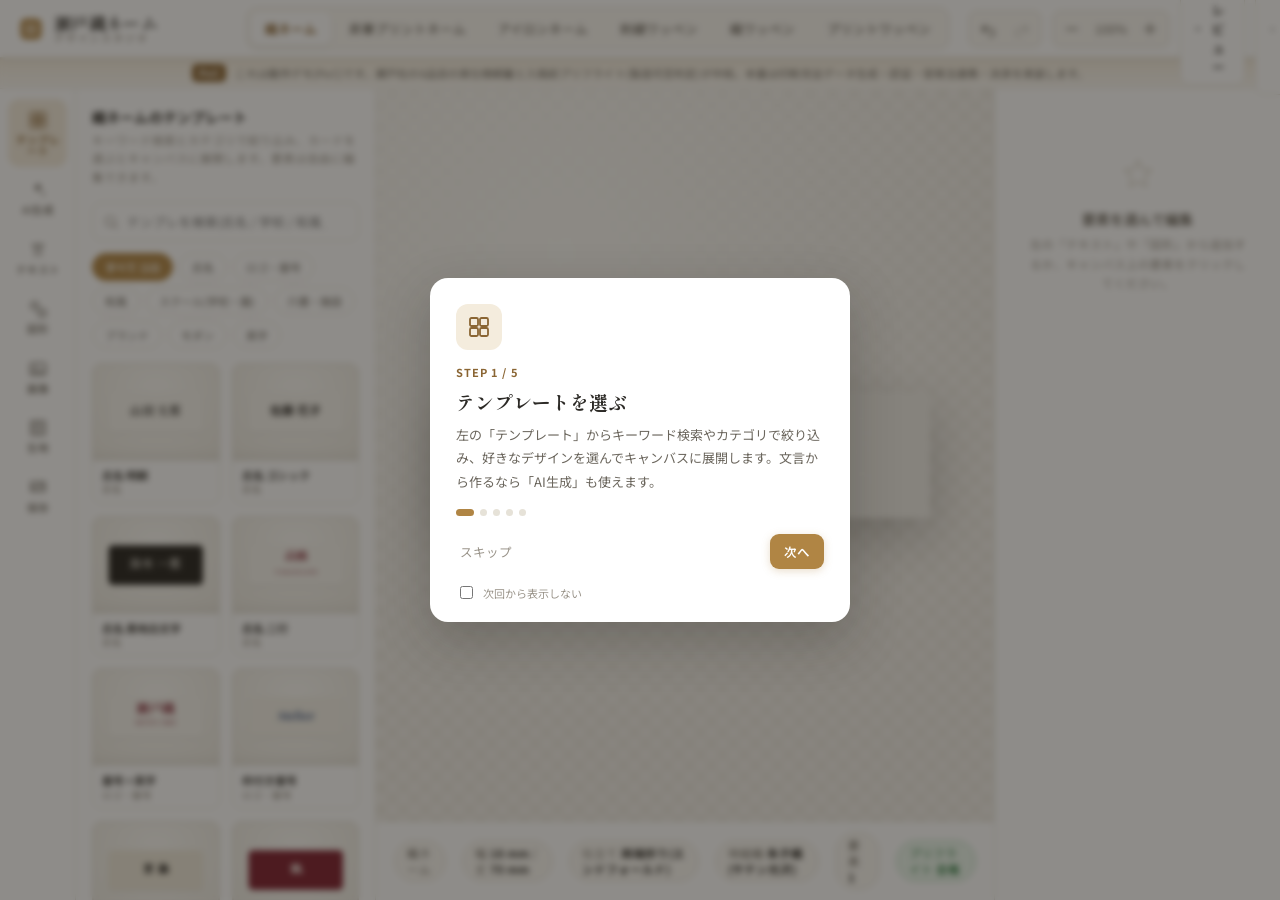
<file: index.html>
﻿<!DOCTYPE html>
<html lang="ja">
<head>
<meta charset="UTF-8" />
<meta name="viewport" content="width=device-width, initial-scale=1.0" />
<title>瀬戸織ネーム デザインスタジオ</title>
<link rel="preconnect" href="https://fonts.googleapis.com" />
<link rel="preconnect" href="https://fonts.gstatic.com" crossorigin />
<link href="https://fonts.googleapis.com/css2?family=Noto+Serif+JP:wght@400;600;700&family=Noto+Sans+JP:wght@400;500;700&family=Shippori+Mincho:wght@500;700&family=Zen+Maru+Gothic:wght@500;700&family=Yuji+Syuku&family=Dancing+Script:wght@600&family=Playfair+Display:wght@600&display=swap" rel="stylesheet" />
<script src="vendor/fabric.min.js"></script>
<script>
/* オフライン対策: ローカルの Fabric.js を優先。読み込めなかった場合のみ CDN を試す(オンライン時)。 */
if (!window.fabric) {
  document.write('<scr' + 'ipt src="https://cdnjs.cloudflare.com/ajax/libs/fabric.js/5.3.0/fabric.min.js"></scr' + 'ipt>');
}
</script>
<link rel="stylesheet" href="styles.css" />
</head>
<body>

<!-- 上部バー -->
<header class="topbar">
  <div class="brand">
    <span class="logo-mark" aria-hidden="true">
      <svg viewBox="0 0 32 32" width="26" height="26"><rect x="3" y="3" width="26" height="26" rx="7" fill="#b08544"/><path d="M9 11h14M9 16h14M9 21h14" stroke="#fff" stroke-width="2" stroke-linecap="round"/></svg>
    </span>
    <span class="brand-text">瀬戸織ネーム<small>デザインスタジオ</small></span>
  </div>

  <div class="product-switch" id="productSwitch"></div>

  <div class="topbar-actions">
    <div class="hist-group">
      <button class="icon-btn" id="undoBtn" title="元に戻す" disabled>
        <svg viewBox="0 0 24 24" width="18" height="18"><path d="M9 7L4 12l5 5M4 12h11a5 5 0 0 1 0 10h-1" fill="none" stroke="currentColor" stroke-width="2" stroke-linecap="round" stroke-linejoin="round"/></svg>
      </button>
      <button class="icon-btn" id="redoBtn" title="やり直し" disabled>
        <svg viewBox="0 0 24 24" width="18" height="18"><path d="M15 7l5 5-5 5M20 12H9a5 5 0 0 0 0 10h1" fill="none" stroke="currentColor" stroke-width="2" stroke-linecap="round" stroke-linejoin="round"/></svg>
      </button>
    </div>
    <div class="zoom-group">
      <button class="icon-btn" id="zoomOut" title="縮小"><svg viewBox="0 0 24 24" width="18" height="18"><path d="M5 12h14" stroke="currentColor" stroke-width="2" stroke-linecap="round"/></svg></button>
      <span class="zoom-val" id="zoomVal">100%</span>
      <button class="icon-btn" id="zoomIn" title="拡大"><svg viewBox="0 0 24 24" width="18" height="18"><path d="M12 5v14M5 12h14" stroke="currentColor" stroke-width="2" stroke-linecap="round"/></svg></button>
    </div>
    <button class="text-btn" id="previewBtn" title="シャツやワッペンに付いた仕上がりイメージを確認">
      <svg viewBox="0 0 24 24" width="16" height="16"><path d="M2 12s3.5-7 10-7 10 7 10 7-3.5 7-10 7S2 12 2 12Z" fill="none" stroke="currentColor" stroke-width="2"/><circle cx="12" cy="12" r="3" fill="none" stroke="currentColor" stroke-width="2"/></svg>
      <span class="btn-label">プレビュー</span>
    </button>
    <button class="text-btn" id="downloadBtn" title="高解像度の PNG 画像として書き出し">
      <svg viewBox="0 0 24 24" width="16" height="16"><path d="M12 3v12m0 0l-4-4m4 4l4-4M5 21h14" fill="none" stroke="currentColor" stroke-width="2" stroke-linecap="round" stroke-linejoin="round"/></svg>
      <span class="btn-label">ダウンロード</span>
    </button>
    <button class="text-btn" id="myOrdersBtn" title="自分の見積もり依頼と注文状況(見積提示・差し戻し・承認・生産)を確認する">
      <svg viewBox="0 0 24 24" width="16" height="16"><path d="M5 4h11l3 3v13H5z" fill="none" stroke="currentColor" stroke-width="1.8" stroke-linejoin="round"/><path d="M8 11h8M8 14h8M8 17h5" stroke="currentColor" stroke-width="1.6" stroke-linecap="round"/></svg>
      <span class="btn-label">見積・注文状況</span>
    </button>
    <button class="text-btn primary" id="orderBtn" title="寸法・色・プリフライトを確認し、数量と要望を添えて見積もりを依頼(瀬戸社の受注画面へ)">
      <svg viewBox="0 0 24 24" width="16" height="16"><path d="M5 12l5 5L20 7" fill="none" stroke="currentColor" stroke-width="2.4" stroke-linecap="round" stroke-linejoin="round"/></svg>
      <span class="btn-label">見積もり依頼</span>
    </button>
    <a class="text-btn nav-link" href="orders.html" target="_blank" rel="noopener" title="瀬戸社側の受注キャッチ画面を別タブで開く">
      <svg viewBox="0 0 24 24" width="16" height="16"><path d="M4 5h16v14H4z" fill="none" stroke="currentColor" stroke-width="1.8"/><path d="M4 9h16" stroke="currentColor" stroke-width="1.8"/><path d="M8 13h8M8 16h5" stroke="currentColor" stroke-width="1.6" stroke-linecap="round"/></svg>
      <span class="btn-label">受注画面を開く</span>
    </a>
  </div>
</header>

<div class="poc-strip">これは動作デモ(PoC)です。瀬戸社の6品目の実仕様網羅と入稿前プリフライト(製造可否判定)が中核。本番は印刷完全データ生成・認証・受発注連携・決済を実装します。</div>

<div class="workspace">

  <!-- 左レール -->
  <nav class="rail">
    <button class="rail-tab active" data-rail="templates" title="テンプレート"><svg viewBox="0 0 24 24" width="20" height="20"><rect x="3" y="3" width="8" height="8" rx="1.5" fill="none" stroke="currentColor" stroke-width="1.8"/><rect x="13" y="3" width="8" height="8" rx="1.5" fill="none" stroke="currentColor" stroke-width="1.8"/><rect x="3" y="13" width="8" height="8" rx="1.5" fill="none" stroke="currentColor" stroke-width="1.8"/><rect x="13" y="13" width="8" height="8" rx="1.5" fill="none" stroke="currentColor" stroke-width="1.8"/></svg><span>テンプレート</span></button>
    <button class="rail-tab" data-rail="ai" title="AIでデザインを作る(デモ版)"><svg viewBox="0 0 24 24" width="20" height="20"><path d="M12 3l1.8 4.6L18 9l-4.2 1.4L12 15l-1.8-4.6L6 9l4.2-1.4L12 3Z" fill="currentColor"/><path d="M18.5 14l.8 2 2 .8-2 .8-.8 2-.8-2-2-.8 2-.8.8-2Z" fill="currentColor"/></svg><span>AI生成</span></button>
    <button class="rail-tab" data-rail="text" title="テキスト"><svg viewBox="0 0 24 24" width="20" height="20"><path d="M5 6h14M9 6v13M15 6v13" stroke="currentColor" stroke-width="1.8" stroke-linecap="round"/></svg><span>テキスト</span></button>
    <button class="rail-tab" data-rail="shapes" title="図形・アイコン"><svg viewBox="0 0 24 24" width="20" height="20"><circle cx="8" cy="8" r="4" fill="none" stroke="currentColor" stroke-width="1.8"/><rect x="13" y="13" width="8" height="8" rx="1.5" fill="none" stroke="currentColor" stroke-width="1.8"/></svg><span>図形</span></button>
    <button class="rail-tab" data-rail="uploads" title="画像"><svg viewBox="0 0 24 24" width="20" height="20"><rect x="3" y="5" width="18" height="14" rx="2" fill="none" stroke="currentColor" stroke-width="1.8"/><circle cx="9" cy="10" r="1.6" fill="currentColor"/><path d="M5 17l5-4 4 3 3-2 2 2" fill="none" stroke="currentColor" stroke-width="1.8" stroke-linejoin="round"/></svg><span>画像</span></button>
    <button class="rail-tab" data-rail="material" title="生地・仕様"><svg viewBox="0 0 24 24" width="20" height="20"><path d="M4 4h16v16H4z" fill="none" stroke="currentColor" stroke-width="1.8"/><path d="M4 9h16M4 14h16M9 4v16M14 4v16" stroke="currentColor" stroke-width="1"/></svg><span>生地</span></button>
    <button class="rail-tab" data-rail="gallery" title="マイギャラリー"><svg viewBox="0 0 24 24" width="20" height="20"><path d="M4 5h16v11H4z" fill="none" stroke="currentColor" stroke-width="1.8"/><path d="M4 13l4-3 3 2 4-4 5 4" fill="none" stroke="currentColor" stroke-width="1.8" stroke-linejoin="round"/></svg><span>保存</span></button>
  </nav>

  <!-- レールパネル -->
  <section class="rail-panel" id="railPanel"></section>

  <!-- 中央ステージ -->
  <main class="stage" id="stage">
    <div class="stage-inner" id="stageInner">
      <div class="canvas-shell" id="canvasShell">
        <canvas id="c"></canvas>
        <div class="texture-overlay" id="textureOverlay"></div>
      </div>
    </div>
    <div class="stage-foot" id="stageFoot"></div>
  </main>

  <!-- 右プロパティパネル -->
  <aside class="props" id="props">
    <div class="props-empty" id="propsEmpty">
      <svg viewBox="0 0 24 24" width="40" height="40"><path d="M12 3l2.5 5.5L20 9l-4 4 1 6-5-3-5 3 1-6-4-4 5.5-.5L12 3Z" fill="none" stroke="currentColor" stroke-width="1.4" stroke-linejoin="round"/></svg>
      <p>要素を選んで編集</p>
      <span>左の「テキスト」や「図形」から追加するか、キャンバス上の要素をクリックしてください。</span>
    </div>
    <div class="props-body" id="propsBody" hidden></div>
  </aside>
</div>

<!-- 見積もり依頼モーダル -->
<div class="modal-back" id="orderModal" hidden>
  <div class="modal">
    <div class="modal-head">
      <h3>見積もり依頼</h3>
      <button class="icon-btn" id="orderClose"><svg viewBox="0 0 24 24" width="18" height="18"><path d="M6 6l12 12M18 6L6 18" stroke="currentColor" stroke-width="2" stroke-linecap="round"/></svg></button>
    </div>
    <div class="modal-body" id="orderBody"></div>
    <div class="modal-foot">
      <span class="modal-note">概算[要確認]を確認のうえ見積もりを依頼します。最終価格・納期は瀬戸様が確定見積で確定します。本番はマイページ認証・受発注 API・決済(プレミアム1,980円/月)へ。</span>
      <button class="text-btn primary" id="orderConfirm">この内容で見積もりを依頼</button>
    </div>
  </div>
</div>

<!-- 見積・注文状況モーダル(顧客側。自分の依頼一覧と状態) -->
<div class="modal-back" id="myOrdersModal" hidden>
  <div class="modal myorders-modal">
    <div class="modal-head">
      <h3>見積・注文状況</h3>
      <button class="icon-btn" id="myOrdersClose"><svg viewBox="0 0 24 24" width="18" height="18"><path d="M6 6l12 12M18 6L6 18" stroke="currentColor" stroke-width="2" stroke-linecap="round"/></svg></button>
    </div>
    <div class="modal-body" id="myOrdersBody"></div>
    <div class="modal-foot">
      <span class="modal-note">このブラウザから依頼した見積もり・注文の状況です(コンセプトデモ。実データは localStorage キー "seto_orders")。瀬戸様が見積提示・差し戻し・承認後の生産進行を行います。</span>
    </div>
  </div>
</div>

<!-- プレビューモーダル -->
<div class="modal-back" id="previewModal" hidden>
  <div class="modal preview-modal">
    <div class="modal-head">
      <h3>仕上がりプレビュー</h3>
      <button class="icon-btn" id="previewClose"><svg viewBox="0 0 24 24" width="18" height="18"><path d="M6 6l12 12M18 6L6 18" stroke="currentColor" stroke-width="2" stroke-linecap="round"/></svg></button>
    </div>
    <div class="modal-body preview-stage" id="previewStage"></div>
  </div>
</div>

<input type="file" id="fileInput" accept="image/*" hidden />

<script src="app.js"></script>
</body>
</html>
</file>
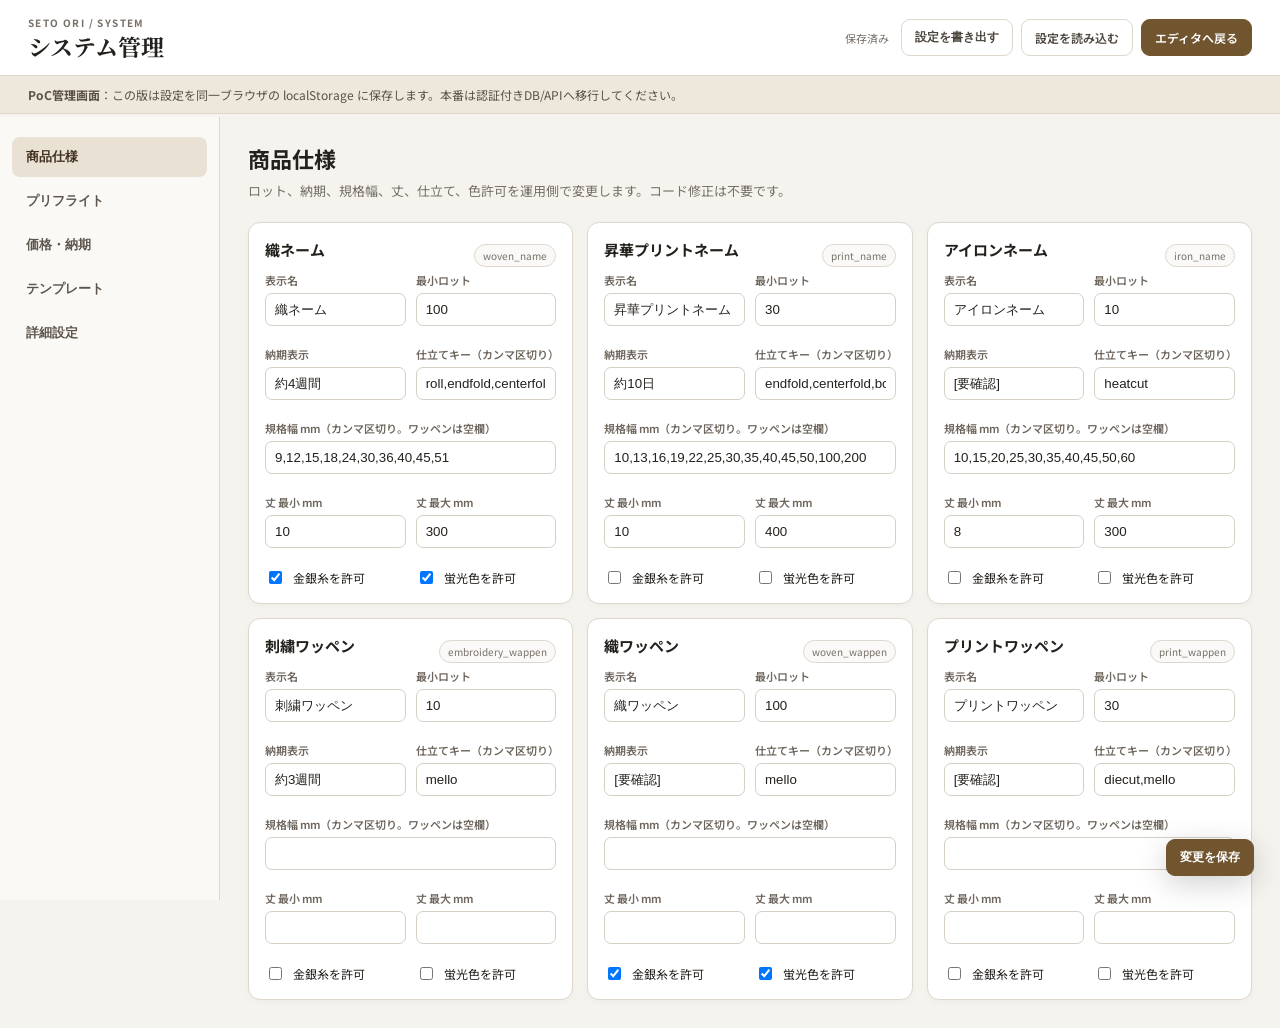
<file: admin.html>
<!DOCTYPE html>
<html lang="ja">
<head>
<meta charset="UTF-8" />
<meta name="viewport" content="width=device-width, initial-scale=1.0" />
<title>瀬戸織ネーム システム管理</title>
<link rel="preconnect" href="https://fonts.googleapis.com" />
<link rel="preconnect" href="https://fonts.gstatic.com" crossorigin />
<link href="https://fonts.googleapis.com/css2?family=Noto+Sans+JP:wght@400;500;600;700&family=Noto+Serif+JP:wght@600;700&display=swap" rel="stylesheet" />
<link rel="stylesheet" href="admin.css" />
</head>
<body>
<header class="admin-topbar">
  <div>
    <div class="eyebrow">SETO ORI / SYSTEM</div>
    <h1>システム管理</h1>
  </div>
  <div class="admin-actions">
    <span class="save-state" id="saveState">未保存</span>
    <button class="btn secondary" id="exportBtn">設定を書き出す</button>
    <label class="btn secondary file-btn">設定を読み込む<input type="file" id="importInput" accept="application/json" hidden></label>
    <a class="btn" href="editor.html">エディタへ戻る</a>
  </div>
</header>

<div class="notice">
  <b>PoC管理画面</b>：この版は設定を同一ブラウザの localStorage に保存します。本番は認証付きDB/APIへ移行してください。
</div>

<div class="admin-shell">
  <aside class="admin-nav">
    <button class="nav-item active" data-view="products">商品仕様</button>
    <button class="nav-item" data-view="preflight">プリフライト</button>
    <button class="nav-item" data-view="estimate">価格・納期</button>
    <button class="nav-item" data-view="templates">テンプレート</button>
    <button class="nav-item" data-view="advanced">詳細設定</button>
  </aside>
  <main class="admin-main">
    <div id="view"></div>
  </main>
</div>

<div class="toast" id="toast" hidden></div>
<script src="admin.js"></script>
</body>
</html>
</file>
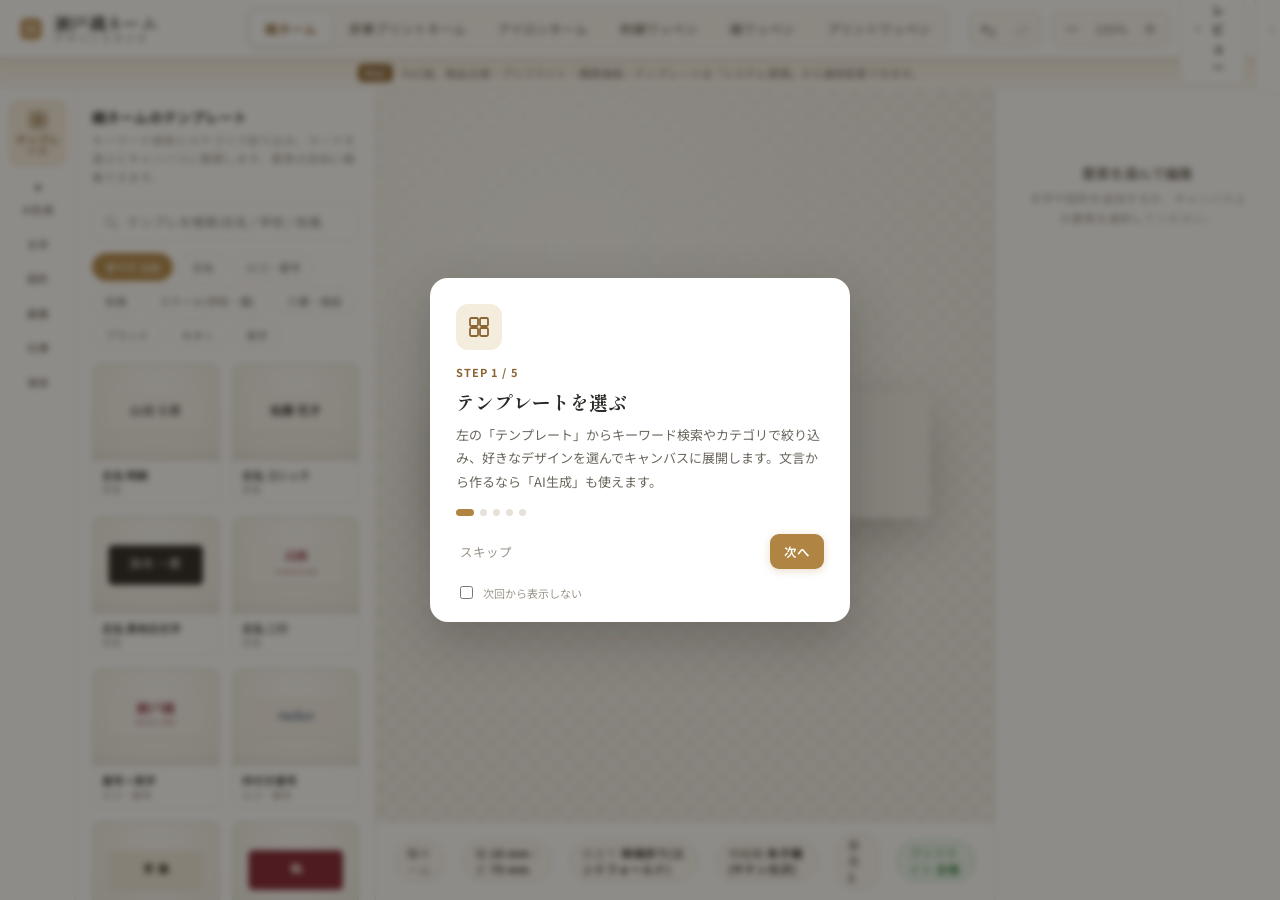
<file: editor.html>
<!DOCTYPE html>
<html lang="ja">
<head>
<meta charset="UTF-8" />
<meta name="viewport" content="width=device-width, initial-scale=1.0" />
<title>瀬戸織ネーム デザインスタジオ</title>
<link rel="preconnect" href="https://fonts.googleapis.com" />
<link rel="preconnect" href="https://fonts.gstatic.com" crossorigin />
<link href="https://fonts.googleapis.com/css2?family=Noto+Serif+JP:wght@400;600;700&family=Noto+Sans+JP:wght@400;500;700&family=Shippori+Mincho:wght@500;700&family=Zen+Maru+Gothic:wght@500;700&family=Yuji+Syuku&family=Dancing+Script:wght@600&family=Playfair+Display:wght@600&display=swap" rel="stylesheet" />
<script src="vendor/fabric.min.js"></script>
<script>
if (!window.fabric) {
  document.write('<scr' + 'ipt src="https://cdnjs.cloudflare.com/ajax/libs/fabric.js/5.3.0/fabric.min.js"></scr' + 'ipt>');
}
/* Hold Fabric until app.js has declared its configuration objects. runtime-config.js
   restores it before the window load event, so app.js boots with admin overrides. */
window.__setoFabricHold = window.fabric;
window.fabric = null;
</script>
<link rel="stylesheet" href="styles.css" />
</head>
<body>
<header class="topbar">
  <div class="brand">
    <span class="logo-mark" aria-hidden="true"><svg viewBox="0 0 32 32" width="26" height="26"><rect x="3" y="3" width="26" height="26" rx="7" fill="#b08544"/><path d="M9 11h14M9 16h14M9 21h14" stroke="#fff" stroke-width="2" stroke-linecap="round"/></svg></span>
    <span class="brand-text">瀬戸織ネーム<small>デザインスタジオ</small></span>
  </div>
  <div class="product-switch" id="productSwitch"></div>
  <div class="topbar-actions">
    <div class="hist-group">
      <button class="icon-btn" id="undoBtn" title="元に戻す" disabled><svg viewBox="0 0 24 24" width="18" height="18"><path d="M9 7L4 12l5 5M4 12h11a5 5 0 0 1 0 10h-1" fill="none" stroke="currentColor" stroke-width="2" stroke-linecap="round" stroke-linejoin="round"/></svg></button>
      <button class="icon-btn" id="redoBtn" title="やり直し" disabled><svg viewBox="0 0 24 24" width="18" height="18"><path d="M15 7l5 5-5 5M20 12H9a5 5 0 0 0 0 10h1" fill="none" stroke="currentColor" stroke-width="2" stroke-linecap="round" stroke-linejoin="round"/></svg></button>
    </div>
    <div class="zoom-group"><button class="icon-btn" id="zoomOut" title="縮小"><svg viewBox="0 0 24 24" width="18" height="18"><path d="M5 12h14" stroke="currentColor" stroke-width="2" stroke-linecap="round"/></svg></button><span class="zoom-val" id="zoomVal">100%</span><button class="icon-btn" id="zoomIn" title="拡大"><svg viewBox="0 0 24 24" width="18" height="18"><path d="M12 5v14M5 12h14" stroke="currentColor" stroke-width="2" stroke-linecap="round"/></svg></button></div>
    <button class="text-btn" id="previewBtn" title="仕上がりイメージを確認"><svg viewBox="0 0 24 24" width="16" height="16"><path d="M2 12s3.5-7 10-7 10 7 10 7-3.5 7-10 7S2 12 2 12Z" fill="none" stroke="currentColor" stroke-width="2"/><circle cx="12" cy="12" r="3" fill="none" stroke="currentColor" stroke-width="2"/></svg><span class="btn-label">プレビュー</span></button>
    <button class="text-btn" id="downloadBtn" title="高解像度PNGで書き出し"><svg viewBox="0 0 24 24" width="16" height="16"><path d="M12 3v12m0 0l-4-4m4 4l4-4M5 21h14" fill="none" stroke="currentColor" stroke-width="2" stroke-linecap="round" stroke-linejoin="round"/></svg><span class="btn-label">ダウンロード</span></button>
    <button class="text-btn" id="myOrdersBtn" title="見積もり依頼と注文状況"><svg viewBox="0 0 24 24" width="16" height="16"><path d="M5 4h11l3 3v13H5z" fill="none" stroke="currentColor" stroke-width="1.8" stroke-linejoin="round"/><path d="M8 11h8M8 14h8M8 17h5" stroke="currentColor" stroke-width="1.6" stroke-linecap="round"/></svg><span class="btn-label">見積・注文状況</span></button>
    <button class="text-btn primary" id="orderBtn" title="仕様・プリフライトを確認して見積もり依頼"><svg viewBox="0 0 24 24" width="16" height="16"><path d="M5 12l5 5L20 7" fill="none" stroke="currentColor" stroke-width="2.4" stroke-linecap="round" stroke-linejoin="round"/></svg><span class="btn-label">見積もり依頼</span></button>
    <a class="text-btn nav-link" href="orders.html" target="_blank" rel="noopener" title="受注管理"><span class="btn-label">受注画面</span></a>
    <a class="text-btn nav-link" href="admin.html" title="商品仕様・プリフライト・価格・テンプレートの管理"><span class="btn-label">システム管理</span></a>
  </div>
</header>
<div class="poc-strip">PoC版。商品仕様・プリフライト・概算価格・テンプレートは「システム管理」から運用変更できます。</div>
<div class="workspace">
  <nav class="rail">
    <button class="rail-tab active" data-rail="templates" title="テンプレート"><svg viewBox="0 0 24 24" width="20" height="20"><rect x="3" y="3" width="8" height="8" rx="1.5" fill="none" stroke="currentColor" stroke-width="1.8"/><rect x="13" y="3" width="8" height="8" rx="1.5" fill="none" stroke="currentColor" stroke-width="1.8"/><rect x="3" y="13" width="8" height="8" rx="1.5" fill="none" stroke="currentColor" stroke-width="1.8"/><rect x="13" y="13" width="8" height="8" rx="1.5" fill="none" stroke="currentColor" stroke-width="1.8"/></svg><span>テンプレート</span></button>
    <button class="rail-tab" data-rail="ai" title="AIでデザインを作る"><svg viewBox="0 0 24 24" width="20" height="20"><path d="M12 3l1.8 4.6L18 9l-4.2 1.4L12 15l-1.8-4.6L6 9l4.2-1.4L12 3Z" fill="currentColor"/></svg><span>AI生成</span></button>
    <button class="rail-tab" data-rail="text" title="テキスト"><span>文字</span></button>
    <button class="rail-tab" data-rail="shapes" title="図形・アイコン"><span>図形</span></button>
    <button class="rail-tab" data-rail="uploads" title="画像"><span>画像</span></button>
    <button class="rail-tab" data-rail="material" title="生地・仕様"><span>仕様</span></button>
    <button class="rail-tab" data-rail="gallery" title="保存"><span>保存</span></button>
  </nav>
  <section class="rail-panel" id="railPanel"></section>
  <main class="stage" id="stage"><div class="stage-inner" id="stageInner"><div class="canvas-shell" id="canvasShell"><canvas id="c"></canvas><div class="texture-overlay" id="textureOverlay"></div></div></div><div class="stage-foot" id="stageFoot"></div></main>
  <aside class="props" id="props"><div class="props-empty" id="propsEmpty"><p>要素を選んで編集</p><span>文字や図形を追加するか、キャンバス上の要素を選択してください。</span></div><div class="props-body" id="propsBody" hidden></div></aside>
</div>
<div class="modal-back" id="orderModal" hidden><div class="modal"><div class="modal-head"><h3>見積もり依頼</h3><button class="icon-btn" id="orderClose">×</button></div><div class="modal-body" id="orderBody"></div><div class="modal-foot"><span class="modal-note">概算を確認のうえ見積もりを依頼します。最終価格・納期は受注側で確定します。</span><button class="text-btn primary" id="orderConfirm">この内容で見積もりを依頼</button></div></div></div>
<div class="modal-back" id="myOrdersModal" hidden><div class="modal myorders-modal"><div class="modal-head"><h3>見積・注文状況</h3><button class="icon-btn" id="myOrdersClose">×</button></div><div class="modal-body" id="myOrdersBody"></div><div class="modal-foot"><span class="modal-note">このブラウザから依頼した見積もり・注文の状況です。</span></div></div></div>
<div class="modal-back" id="previewModal" hidden><div class="modal preview-modal"><div class="modal-head"><h3>仕上がりプレビュー</h3><button class="icon-btn" id="previewClose">×</button></div><div class="modal-body preview-stage" id="previewStage"></div></div></div>
<input type="file" id="fileInput" accept="image/*" hidden />
<script src="app.js"></script>
<script src="runtime-config.js"></script>
</body>
</html>
</file>
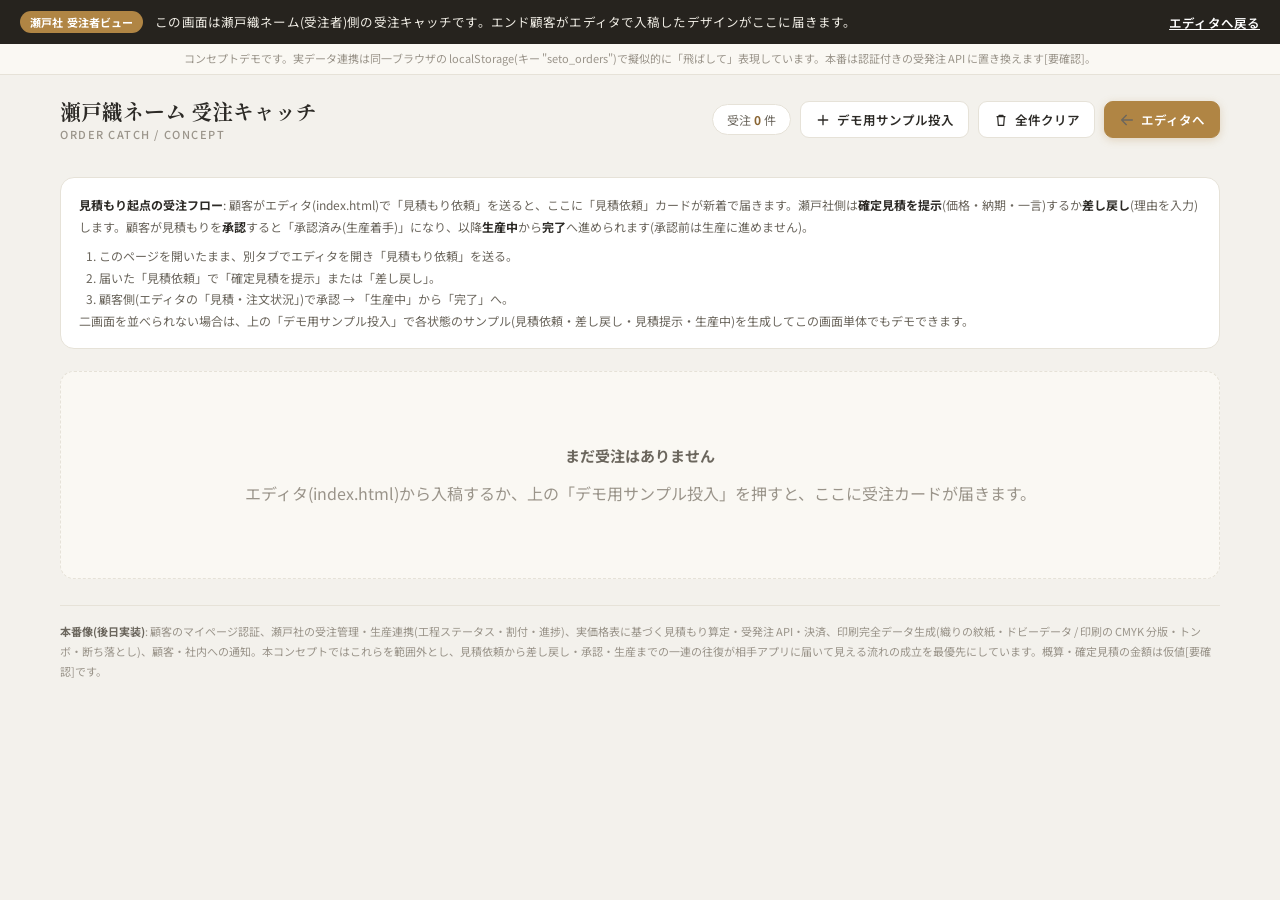
<file: orders.html>
﻿<!DOCTYPE html>
<html lang="ja">
<head>
<meta charset="UTF-8" />
<meta name="viewport" content="width=device-width, initial-scale=1.0" />
<title>瀬戸織ネーム 受注キャッチ(コンセプト)</title>
<link rel="preconnect" href="https://fonts.googleapis.com" />
<link rel="preconnect" href="https://fonts.gstatic.com" crossorigin />
<link href="https://fonts.googleapis.com/css2?family=Noto+Serif+JP:wght@400;600;700&family=Noto+Sans+JP:wght@400;500;700&family=Shippori+Mincho:wght@500;700&display=swap" rel="stylesheet" />
<link rel="stylesheet" href="styles.css" />
<style>
/* 受注画面の専用スタイル(エディタの styles.css を土台に小さく追記)。
   この画面は瀬戸社(受注者)側のビューであり Fabric は使わない。
   サムネイルは dataURL の img 表示のみ。 */
body{overflow:auto;display:block}
.ord-wrap{max-width:1200px;margin:0 auto;padding:0 20px 60px}

/* 受注者側であることを示すバナー */
.ord-banner{
  background:var(--brand-dark);color:#fff;
  display:flex;align-items:center;gap:12px;
  padding:11px 20px;font-size:12.5px;letter-spacing:.01em;
}
.ord-banner .ob-tag{
  background:var(--accent);color:#fff;font-weight:700;font-size:11px;
  padding:3px 10px;border-radius:20px;flex:0 0 auto;
}
.ord-banner .ob-tx{flex:1;line-height:1.5;color:#efece4}
.ord-banner a{color:#fff;text-decoration:underline;font-weight:600;flex:0 0 auto}

/* コンセプト注記(localStorage で擬似連携の明記) */
.ord-concept{
  background:var(--surface-2);border-bottom:1px solid var(--line);
  font-size:11px;color:var(--ink-faint);padding:6px 20px;text-align:center;line-height:1.6;
}

/* ヘッダ(タイトル+操作) */
.ord-head{display:flex;align-items:center;gap:16px;flex-wrap:wrap;padding:24px 0 18px}
.ord-title{font-family:"Shippori Mincho",serif;font-weight:700;font-size:21px;margin:0;line-height:1.2}
.ord-title small{display:block;font-family:"Noto Sans JP";font-weight:500;font-size:11px;color:var(--ink-faint);letter-spacing:.14em;margin-top:4px}
.ord-actions{margin-left:auto;display:flex;align-items:center;gap:9px;flex-wrap:wrap}
.ord-count{font-size:12px;color:var(--ink-soft);background:var(--surface);border:1px solid var(--line);border-radius:20px;padding:6px 14px}
.ord-count b{color:var(--accent-deep)}

/* カードグリッド */
.ord-grid{display:grid;grid-template-columns:repeat(auto-fill,minmax(330px,1fr));gap:18px}
.ord-card{
  background:var(--surface);border:1px solid var(--line);border-radius:var(--radius);
  overflow:hidden;box-shadow:var(--shadow-sm);display:flex;flex-direction:column;
  transition:box-shadow .18s,border-color .18s,transform .18s;
}
.ord-card:hover{box-shadow:var(--shadow-md)}
/* 新着ハイライト(直近の追加を強調) */
.ord-card.is-new{border-color:var(--accent);box-shadow:0 0 0 2px var(--accent-soft),var(--shadow-md)}
/* プリフライト不可の受注は警告枠 */
.ord-card.is-fail{border-color:#f2c0bb}
/* 見積依頼(新規・要対応)は左に強調帯 */
.ord-card.is-req{border-left:4px solid var(--accent)}
/* 差し戻し中は左に赤帯 */
.ord-card.is-rework{border-left:4px solid #bf2f26}
@keyframes ordPop{0%{transform:translateY(10px);opacity:0}100%{transform:translateY(0);opacity:1}}
.ord-card.pop{animation:ordPop .35s ease}

.oc-top{display:flex;gap:13px;padding:14px 14px 0}
.oc-thumb{
  width:96px;height:96px;flex:0 0 auto;border-radius:9px;overflow:hidden;
  background:repeating-conic-gradient(#ece9e1 0% 25%, #f4f1ec 0% 50%) 0 0/14px 14px;
  border:1px solid var(--line);display:flex;align-items:center;justify-content:center;
}
.oc-thumb img{max-width:100%;max-height:100%;object-fit:contain;display:block}
.oc-headinfo{flex:1;min-width:0}
.oc-product{font-size:14px;font-weight:700;line-height:1.3;margin:2px 0 4px}
.oc-customer{font-size:12px;color:var(--ink-soft);display:flex;align-items:center;gap:5px}
.oc-customer svg{color:var(--ink-faint);flex:0 0 auto}
.oc-time{font-size:10.5px;color:var(--ink-faint);font-variant-numeric:tabular-nums;margin-top:5px}

/* バッジ行(プリフライト+新着) */
.oc-badges{display:flex;gap:6px;flex-wrap:wrap;margin-top:8px}
.oc-badge{font-size:10.5px;font-weight:700;border-radius:6px;padding:3px 9px;line-height:1.4;border:1px solid transparent}
.oc-badge.b-ok{background:#eaf6ec;border-color:#bcdcc2;color:#2c7a3e}
.oc-badge.b-warn{background:#fdf3e2;border-color:#f0d6a6;color:#9a6b16}
.oc-badge.b-fail{background:#fdecea;border-color:#f2c0bb;color:#bf2f26}
.oc-badge.b-new{background:var(--accent);border-color:var(--accent);color:#fff}
/* ステータスのバッジ(色分け) */
.oc-badge.s-req{background:var(--accent-soft);border-color:#ecdcba;color:var(--accent-deep)}
.oc-badge.s-rework{background:#fdecea;border-color:#f2c0bb;color:#bf2f26}
.oc-badge.s-quote{background:#e7f0ff;border-color:#bcd2f0;color:#2a5fa8}
.oc-badge.s-approved{background:#eef7ec;border-color:#c2e0c5;color:#3a8a4a}
.oc-badge.s-prod{background:#e3eefb;border-color:#bcd2f0;color:#2a5fa8}
.oc-badge.s-done{background:#eaf6ec;border-color:#bcdcc2;color:#2c7a3e}

/* 数量の最小ロット未満フラグ */
.lot-flag{font-size:9.5px;font-weight:700;color:#9a6b16;background:#fdf3e2;border:1px solid #f0d6a6;border-radius:5px;padding:1px 6px;margin-left:6px}

/* 要望・概算・確定見積・差し戻し理由ブロック */
.oc-memo,.oc-est,.oc-quote,.oc-reworkreason{margin:0 14px 10px;border-radius:9px;padding:9px 11px;font-size:11.5px;line-height:1.6}
.oc-memo{background:var(--surface-2);border:1px solid var(--line);color:var(--ink-soft)}
.oc-memo b,.oc-est b,.oc-quote b,.oc-reworkreason b{display:inline-block;margin-right:6px;color:var(--ink)}
.oc-est{background:var(--accent-soft);border:1px solid #ecdcba;color:var(--accent-deep)}
.oc-est b{color:var(--accent-deep)}
.oc-quote{background:#e7f0ff;border:1px solid #bcd2f0;color:#2a5fa8}
.oc-quote b{color:#2a5fa8}
.oc-quote .oq-note{display:block;margin-top:4px;color:var(--ink-soft)}
.oc-reworkreason{background:#fdecea;border:1px solid #f2c0bb;color:#bf2f26}
.oc-reworkreason b{color:#bf2f26}

/* 状態履歴(タイムライン) */
.oc-timeline{margin:0 14px 10px;font-size:11px}
.oc-timeline summary{cursor:pointer;color:var(--ink-soft);font-weight:600;padding:4px 0}
.oc-timeline ul{margin:6px 0 0;padding-left:0;list-style:none}
.oc-timeline li{display:flex;gap:8px;padding:3px 0;color:var(--ink-soft);line-height:1.6;border-bottom:1px solid var(--line-soft)}
.oc-timeline li:last-child{border-bottom:none}
.oc-timeline .tl-at{flex:0 0 70px;color:var(--ink-faint);font-variant-numeric:tabular-nums}
.oc-timeline .tl-by{flex:0 0 42px;color:var(--accent-deep);font-weight:600}

/* 確定仕様シート(カード内) */
.oc-spec{padding:13px 14px 4px;font-size:12px}
.oc-row{display:flex;gap:8px;padding:5px 0;border-bottom:1px solid var(--line-soft)}
.oc-row:last-child{border-bottom:none}
.oc-row .k{flex:0 0 92px;color:var(--ink-soft);font-size:11px}
.oc-row .v{flex:1;color:var(--ink)}
.oc-chips{display:flex;flex-wrap:wrap;gap:5px}
.oc-chip{display:inline-flex;align-items:center;gap:5px;background:var(--surface-2);border:1px solid var(--line);border-radius:14px;padding:2px 8px;font-size:10.5px}
.oc-chip .dot{width:10px;height:10px;border-radius:50%;box-shadow:inset 0 0 0 1px rgba(0,0,0,.15)}

/* 不可警告ブロック */
.oc-fail-note{margin:0 14px 10px;background:#fdecea;border:1px solid #f2c0bb;color:#bf2f26;border-radius:9px;padding:9px 11px;font-size:11px;line-height:1.6}
.oc-fail-note ul{margin:6px 0 0;padding-left:16px}
.oc-fail-note li{margin:2px 0}

/* アクションフッタ(瀬戸社の操作ボタン群) */
.oc-foot{display:flex;align-items:center;gap:9px;flex-wrap:wrap;padding:12px 14px 14px;border-top:1px solid var(--line-soft);margin-top:6px}
.oc-foot .text-btn{padding:8px 14px;font-size:12px}
.oc-wait{font-size:11.5px;color:var(--ink-faint);line-height:1.5}

/* 空状態 */
.ord-empty{
  text-align:center;color:var(--ink-faint);padding:70px 20px;line-height:1.9;
  border:1px dashed var(--line);border-radius:var(--radius);background:var(--surface-2);
}
.ord-empty b{color:var(--ink-soft);display:block;font-size:15px;margin-bottom:8px}

/* 二画面デモの説明 */
.ord-howto{
  background:var(--surface);border:1px solid var(--line);border-radius:var(--radius);
  padding:16px 18px;margin:18px 0 22px;font-size:12px;color:var(--ink-soft);line-height:1.8;
}
.ord-howto b{color:var(--ink)}
.ord-howto ol{margin:8px 0 0;padding-left:20px}

/* 本番像の注記 */
.ord-future{font-size:11px;color:var(--ink-faint);line-height:1.8;margin-top:26px;padding-top:16px;border-top:1px solid var(--line)}
.ord-future b{color:var(--ink-soft)}
</style>
</head>
<body>

<!-- 受注者(瀬戸社)側であることを示すバナー -->
<div class="ord-banner">
  <span class="ob-tag">瀬戸社 受注者ビュー</span>
  <span class="ob-tx">この画面は瀬戸織ネーム(受注者)側の受注キャッチです。エンド顧客がエディタで入稿したデザインがここに届きます。</span>
  <a href="index.html">エディタへ戻る</a>
</div>

<!-- コンセプト注記: 実データ連携は localStorage で擬似的に飛ばしている -->
<div class="ord-concept">
  コンセプトデモです。実データ連携は同一ブラウザの localStorage(キー "seto_orders")で擬似的に「飛ばして」表現しています。本番は認証付きの受発注 API に置き換えます[要確認]。
</div>

<div class="ord-wrap">

  <div class="ord-head">
    <h1 class="ord-title">瀬戸織ネーム 受注キャッチ<small>ORDER CATCH / CONCEPT</small></h1>
    <div class="ord-actions">
      <span class="ord-count" id="ordCount">受注 <b>0</b> 件</span>
      <button class="text-btn" id="seedBtn">
        <svg viewBox="0 0 24 24" width="16" height="16"><path d="M12 5v14M5 12h14" fill="none" stroke="currentColor" stroke-width="2" stroke-linecap="round"/></svg>
        デモ用サンプル投入
      </button>
      <button class="text-btn" id="clearBtn">
        <svg viewBox="0 0 24 24" width="16" height="16"><path d="M6 7h12M9 7V5h6v2M7 7l1 13h8l1-13" fill="none" stroke="currentColor" stroke-width="1.8" stroke-linecap="round" stroke-linejoin="round"/></svg>
        全件クリア
      </button>
      <a class="text-btn primary nav-link" href="index.html" style="text-decoration:none">
        <svg viewBox="0 0 24 24" width="16" height="16"><path d="M11 5L4 12l7 7M4 12h16" fill="none" stroke="currentColor" stroke-width="2" stroke-linecap="round" stroke-linejoin="round"/></svg>
        エディタへ
      </a>
    </div>
  </div>

  <!-- 二画面デモの説明 -->
  <div class="ord-howto">
    <b>見積もり起点の受注フロー</b>: 顧客がエディタ(index.html)で「見積もり依頼」を送ると、ここに「見積依頼」カードが新着で届きます。瀬戸社側は<b>確定見積を提示</b>(価格・納期・一言)するか<b>差し戻し</b>(理由を入力)します。顧客が見積もりを<b>承認</b>すると「承認済み(生産着手)」になり、以降<b>生産中</b>から<b>完了</b>へ進められます(承認前は生産に進めません)。
    <ol>
      <li>このページを開いたまま、別タブでエディタを開き「見積もり依頼」を送る。</li>
      <li>届いた「見積依頼」で「確定見積を提示」または「差し戻し」。</li>
      <li>顧客側(エディタの「見積・注文状況」)で承認 → 「生産中」から「完了」へ。</li>
    </ol>
    二画面を並べられない場合は、上の「デモ用サンプル投入」で各状態のサンプル(見積依頼・差し戻し・見積提示・生産中)を生成してこの画面単体でもデモできます。
  </div>

  <!-- 受注カード一覧(新着順) -->
  <div class="ord-grid" id="ordGrid"></div>

  <!-- 空状態 -->
  <div class="ord-empty" id="ordEmpty" hidden>
    <b>まだ受注はありません</b>
    エディタ(index.html)から入稿するか、上の「デモ用サンプル投入」を押すと、ここに受注カードが届きます。
  </div>

  <!-- 本番像の注記(後日実装) -->
  <p class="ord-future">
    <b>本番像(後日実装)</b>: 顧客のマイページ認証、瀬戸社の受注管理・生産連携(工程ステータス・割付・進捗)、実価格表に基づく見積もり算定・受発注 API・決済、印刷完全データ生成(織りの紋紙・ドビーデータ / 印刷の CMYK 分版・トンボ・断ち落とし)、顧客・社内への通知。本コンセプトではこれらを範囲外とし、見積依頼から差し戻し・承認・生産までの一連の往復が相手アプリに届いて見える流れの成立を最優先にしています。概算・確定見積の金額は仮値[要確認]です。
  </p>

</div>

<script src="orders.js"></script>
</body>
</html>
</file>
<file: styles.css>
﻿:root{
  --bg:#f3f1ec;
  --surface:#ffffff;
  --surface-2:#faf8f3;
  --ink:#2c2a26;
  --ink-soft:#6b665d;
  --ink-faint:#9a948a;
  --line:#e6e2d8;
  --line-soft:#efece4;
  --accent:#b08544;
  --accent-deep:#8a6533;
  --accent-soft:#f4ecdd;
  --brand-dark:#26231e;
  --sel:#4a7dff;
  --radius:14px;
  --radius-sm:9px;
  --shadow-sm:0 1px 2px rgba(40,36,28,.06),0 2px 6px rgba(40,36,28,.05);
  --shadow-md:0 4px 14px rgba(40,36,28,.10),0 1px 3px rgba(40,36,28,.06);
  --shadow-lg:0 18px 50px rgba(30,26,20,.25);
}
*{box-sizing:border-box}
html,body{height:100%}
body{
  margin:0;
  font-family:"Noto Sans JP",system-ui,sans-serif;
  color:var(--ink);
  background:var(--bg);
  -webkit-font-smoothing:antialiased;
  display:flex;flex-direction:column;
  overflow:hidden;
}
button{font-family:inherit;color:inherit}

/* ===== 上部バー ===== */
.topbar{
  display:flex;align-items:center;gap:18px;
  height:58px;flex:0 0 58px;
  padding:0 18px;
  background:var(--surface);
  border-bottom:1px solid var(--line);
  box-shadow:var(--shadow-sm);
  z-index:30;
}
.brand{display:flex;align-items:center;gap:10px;min-width:210px}
.logo-mark{display:flex}
.brand-text{font-family:"Shippori Mincho",serif;font-weight:700;font-size:17px;letter-spacing:.02em;line-height:1.1;display:flex;flex-direction:column}
.brand-text small{font-family:"Noto Sans JP";font-weight:500;font-size:10px;color:var(--ink-faint);letter-spacing:.18em}

.product-switch{display:flex;gap:4px;background:var(--surface-2);border:1px solid var(--line);border-radius:11px;padding:4px}
.product-switch button{
  border:none;background:transparent;cursor:pointer;
  font-size:12.5px;font-weight:500;color:var(--ink-soft);
  padding:7px 14px;border-radius:8px;white-space:nowrap;
  transition:all .15s;
}
.product-switch button:hover{color:var(--ink);background:rgba(176,133,68,.08)}
.product-switch button.active{background:var(--surface);color:var(--accent-deep);font-weight:700;box-shadow:var(--shadow-sm)}

.topbar-actions{margin-left:auto;display:flex;align-items:center;gap:10px}
.hist-group,.zoom-group{display:flex;align-items:center;gap:2px;background:var(--surface-2);border:1px solid var(--line);border-radius:9px;padding:3px}
.zoom-val{font-size:12px;font-variant-numeric:tabular-nums;color:var(--ink-soft);min-width:42px;text-align:center}
.icon-btn{
  display:flex;align-items:center;justify-content:center;
  width:32px;height:30px;border:none;background:transparent;border-radius:7px;
  color:var(--ink-soft);cursor:pointer;transition:all .13s;
}
.icon-btn:hover:not(:disabled){background:rgba(176,133,68,.12);color:var(--accent-deep)}
.icon-btn:disabled{opacity:.32;cursor:default}
.text-btn{
  display:flex;align-items:center;gap:6px;
  border:1px solid var(--line);background:var(--surface);
  border-radius:9px;padding:8px 14px;font-size:12.5px;font-weight:600;
  color:var(--ink);cursor:pointer;transition:all .15s;
}
.text-btn:hover{border-color:var(--accent);color:var(--accent-deep);box-shadow:var(--shadow-sm)}
.text-btn.primary{background:var(--accent);border-color:var(--accent);color:#fff;box-shadow:0 2px 8px rgba(176,133,68,.28)}
.text-btn.primary:hover{background:var(--accent-deep);border-color:var(--accent-deep);color:#fff;box-shadow:0 3px 12px rgba(176,133,68,.36)}

.poc-strip{
  flex:0 0 auto;font-size:11px;color:var(--ink-soft);
  background:linear-gradient(180deg,var(--accent-soft),var(--surface-2));
  border-bottom:1px solid var(--line-soft);
  padding:6px 18px;text-align:center;letter-spacing:.01em;
  display:flex;align-items:center;justify-content:center;gap:9px;
}
.poc-strip::before{
  content:"PoC";flex:0 0 auto;font-size:9.5px;font-weight:800;letter-spacing:.1em;
  color:#fff;background:var(--accent-deep);border-radius:5px;padding:2px 7px;
}

/* ===== ワークスペース ===== */
.workspace{flex:1;display:flex;min-height:0}

/* 左レール */
.rail{
  flex:0 0 76px;background:var(--surface);border-right:1px solid var(--line);
  display:flex;flex-direction:column;gap:2px;padding:10px 8px;overflow-y:auto;
}
.rail-tab{
  display:flex;flex-direction:column;align-items:center;gap:5px;
  border:none;background:transparent;border-radius:11px;padding:11px 4px;
  color:var(--ink-soft);cursor:pointer;transition:all .14s;font-size:10.5px;font-weight:500;
}
.rail-tab span{line-height:1}
.rail-tab:hover{background:var(--surface-2);color:var(--ink)}
.rail-tab.active{background:var(--accent-soft);color:var(--accent-deep);font-weight:700}

/* レールパネル */
.rail-panel{
  flex:0 0 300px;background:var(--surface);border-right:1px solid var(--line);
  overflow-y:auto;padding:18px 16px 28px;
}
.rp-title{font-size:14px;font-weight:700;margin:0 0 4px;letter-spacing:.01em}
.rp-sub{font-size:11.5px;color:var(--ink-faint);margin:0 0 16px;line-height:1.6}
.rp-section{margin-bottom:22px}
.rp-section h4{font-size:11px;font-weight:700;color:var(--ink-soft);letter-spacing:.06em;margin:0 0 10px;text-transform:none}

/* テンプレート検索ボックス */
.tpl-search{position:relative;display:flex;align-items:center;margin:0 0 12px}
.tpl-search .ts-ic{position:absolute;left:11px;color:var(--ink-faint);pointer-events:none}
.tpl-search input{
  width:100%;padding:9px 32px 9px 34px;border:1px solid var(--line);border-radius:9px;
  font-size:12.5px;font-family:inherit;color:var(--ink);background:var(--surface);transition:border-color .14s;
}
.tpl-search input:focus{outline:none;border-color:var(--accent);box-shadow:0 0 0 3px var(--accent-soft)}
.tpl-search .ts-clear{
  position:absolute;right:7px;width:22px;height:22px;border:none;background:transparent;
  color:var(--ink-faint);cursor:pointer;display:flex;align-items:center;justify-content:center;border-radius:50%;
}
.tpl-search .ts-clear:hover{background:var(--surface-2);color:var(--ink-soft)}
.tpl-count{font-size:11px;color:var(--ink-faint);margin:0 0 10px}

/* テンプレートのカテゴリ絞り込みチップ */
.tpl-cats{display:flex;flex-wrap:wrap;gap:6px;margin:0 0 14px}
.tpl-chip{
  border:1px solid var(--line);background:var(--surface);border-radius:20px;
  padding:5px 12px;font-size:11px;cursor:pointer;color:var(--ink-soft);transition:all .14s;white-space:nowrap;
}
.tpl-chip:hover{border-color:var(--accent);color:var(--accent-deep);background:var(--accent-soft)}
.tpl-chip.sel{border-color:var(--accent);background:var(--accent);color:#fff;font-weight:700}

/* テンプレートカード */
.tpl-grid{display:grid;grid-template-columns:1fr 1fr;gap:12px}
.tpl-card{
  position:relative;border:1px solid var(--line);border-radius:var(--radius-sm);overflow:hidden;cursor:pointer;
  background:var(--surface-2);transition:all .16s;
}
.tpl-card:hover{border-color:var(--accent);box-shadow:var(--shadow-md);transform:translateY(-3px)}
.tpl-thumb{height:96px;display:flex;align-items:center;justify-content:center;padding:10px;background:
  radial-gradient(circle at 50% 30%, #fcfbf7, #edeae1);box-shadow:inset 0 0 0 1px rgba(40,36,28,.04),inset 0 -10px 16px -12px rgba(40,36,28,.12)}
.tpl-thumb svg{filter:drop-shadow(0 1px 1px rgba(40,36,28,.10))}
.tpl-name{font-size:11px;padding:7px 9px;border-top:1px solid var(--line-soft);color:var(--ink);background:var(--surface);font-weight:600;line-height:1.3}
.tpl-name small{display:block;font-size:9.5px;color:var(--ink-faint);font-weight:500;margin-top:1px}
/* ホバー時の適用オーバーレイ */
.tpl-overlay{
  position:absolute;left:0;right:0;top:0;height:96px;display:flex;align-items:center;justify-content:center;
  background:rgba(38,35,30,.55);opacity:0;transition:opacity .16s;pointer-events:none;
}
.tpl-card:hover .tpl-overlay{opacity:1}
.tpl-use{
  background:var(--accent);color:#fff;font-size:10.5px;font-weight:700;
  padding:7px 11px;border-radius:20px;box-shadow:var(--shadow-md);letter-spacing:.01em;
  white-space:nowrap;
}

/* 追加ボタン群 */
.add-btn{
  width:100%;display:flex;align-items:center;gap:11px;
  border:1px solid var(--line);background:var(--surface);border-radius:var(--radius-sm);
  padding:13px 14px;cursor:pointer;transition:all .15s;margin-bottom:9px;text-align:left;
}
.add-btn:hover{border-color:var(--accent);background:var(--accent-soft)}
.add-btn .ab-ic{color:var(--accent-deep);display:flex}
.add-btn .ab-tx{display:flex;flex-direction:column;gap:1px}
.add-btn .ab-tx b{font-size:13px;font-weight:600}
.add-btn .ab-tx small{font-size:11px;color:var(--ink-faint)}
.preset-line{display:flex;gap:7px;flex-wrap:wrap}
.preset-chip{
  border:1px solid var(--line);background:var(--surface);border-radius:20px;
  padding:6px 13px;font-size:12px;cursor:pointer;transition:all .14s;color:var(--ink-soft);
}
.preset-chip:hover{border-color:var(--accent);color:var(--accent-deep);background:var(--accent-soft)}

/* 図形グリッド */
.shape-grid{display:grid;grid-template-columns:repeat(4,1fr);gap:8px}
.shape-cell{
  aspect-ratio:1;display:flex;align-items:center;justify-content:center;
  border:1px solid var(--line);border-radius:var(--radius-sm);background:var(--surface);
  cursor:pointer;color:var(--ink-soft);transition:all .14s;
}
.shape-cell:hover{border-color:var(--accent);color:var(--accent-deep);background:var(--accent-soft)}

/* スウォッチ / 糸色見本帳 */
.thread-book{display:grid;grid-template-columns:repeat(4,1fr);gap:9px}
.thread-chip{
  display:flex;flex-direction:column;align-items:center;gap:4px;cursor:pointer;
  border:1px solid transparent;border-radius:9px;padding:6px 3px 5px;transition:all .14s;
}
.thread-chip:hover{background:var(--surface-2);border-color:var(--line)}
.thread-chip.sel{background:var(--accent-soft);border-color:var(--accent)}
.thread-dot{width:34px;height:34px;border-radius:50%;box-shadow:inset 0 0 0 1px rgba(0,0,0,.12),0 1px 3px rgba(0,0,0,.15)}
.thread-no{font-size:9px;color:var(--ink-faint);font-variant-numeric:tabular-nums;line-height:1}
.thread-nm{font-size:9.5px;color:var(--ink-soft);line-height:1.1;text-align:center}

.fabric-row{display:flex;gap:9px;flex-wrap:wrap}
.fabric-sw{
  width:48px;height:48px;border-radius:9px;cursor:pointer;position:relative;
  box-shadow:inset 0 0 0 1px rgba(0,0,0,.1);transition:transform .12s;border:2px solid transparent;
}
.fabric-sw:hover{transform:scale(1.06)}
.fabric-sw.sel{border-color:var(--accent);box-shadow:inset 0 0 0 1px rgba(0,0,0,.1),0 0 0 2px var(--accent-soft)}

/* セグメント切替 */
.seg{display:flex;background:var(--surface-2);border:1px solid var(--line);border-radius:9px;padding:3px;gap:2px}
.seg button{flex:1;border:none;background:transparent;border-radius:7px;padding:8px 6px;font-size:11.5px;font-weight:500;color:var(--ink-soft);cursor:pointer;transition:all .14s}
.seg button:hover{color:var(--ink)}
.seg button.active{background:var(--surface);color:var(--accent-deep);font-weight:700;box-shadow:var(--shadow-sm)}

.toggle-row{display:flex;align-items:center;justify-content:space-between;padding:4px 0}
.toggle-row label{font-size:13px}
.switch{position:relative;width:42px;height:24px;flex:0 0 auto}
.switch input{opacity:0;width:0;height:0}
.switch .sl{position:absolute;inset:0;background:var(--line);border-radius:24px;transition:.18s;cursor:pointer}
.switch .sl::before{content:"";position:absolute;width:18px;height:18px;left:3px;top:3px;background:#fff;border-radius:50%;transition:.18s;box-shadow:var(--shadow-sm)}
.switch input:checked + .sl{background:var(--accent)}
.switch input:checked + .sl::before{transform:translateX(18px)}

/* ===== ステージ ===== */
.stage{
  flex:1;min-width:0;display:flex;flex-direction:column;
  background:
    radial-gradient(circle at 30% 20%, #fbfaf6, transparent 60%),
    repeating-conic-gradient(#ece9e1 0% 25%, #f4f1ec 0% 50%) 0 0/22px 22px;
  position:relative;
}
.stage-inner{flex:1;display:flex;align-items:center;justify-content:center;overflow:auto;padding:40px}
.canvas-shell{position:relative;box-shadow:var(--shadow-lg);border-radius:4px;transition:width .18s cubic-bezier(.4,0,.2,1),height .18s cubic-bezier(.4,0,.2,1)}
/* テンプレ・AI 展開時のさりげない反映演出(控えめに上品に) */
.canvas-shell.flash{animation:shellFlash .42s ease}
@keyframes shellFlash{0%{transform:scale(.985);opacity:.6}100%{transform:scale(1);opacity:1}}
.canvas-shell .canvas-container{border-radius:4px}
.texture-overlay{position:absolute;inset:0;pointer-events:none;border-radius:4px;z-index:5;mix-blend-mode:multiply}
.stage-foot{
  flex:0 0 auto;display:flex;align-items:center;gap:16px;justify-content:center;
  padding:10px 18px;background:var(--surface);border-top:1px solid var(--line);
  font-size:11.5px;color:var(--ink-soft);
}
.stage-foot .dim-pill{background:var(--surface-2);border:1px solid var(--line);border-radius:20px;padding:4px 12px;font-variant-numeric:tabular-nums}
.stage-foot b{color:var(--ink)}

/* ===== 右プロパティ ===== */
.props{flex:0 0 286px;background:var(--surface);border-left:1px solid var(--line);overflow-y:auto;padding:18px 16px 30px}
.props-empty{display:flex;flex-direction:column;align-items:center;text-align:center;color:var(--ink-faint);padding:48px 18px;gap:6px}
.props-empty[hidden]{display:none}
.props-empty p{font-size:14px;font-weight:600;color:var(--ink-soft);margin:8px 0 0}
.props-empty span{font-size:11.5px;line-height:1.7}
.props-empty svg{color:var(--line)}

.pgroup{margin-bottom:20px}
.pgroup-title{font-size:11px;font-weight:700;color:var(--ink-soft);letter-spacing:.05em;margin:0 0 10px}
.field{margin-bottom:12px}
.field > label{display:block;font-size:11px;color:var(--ink-soft);margin-bottom:5px}
.field input[type=text],.field input[type=number],.field select,.field textarea{
  width:100%;padding:9px 11px;border:1px solid var(--line);border-radius:8px;
  font-size:13px;font-family:inherit;color:var(--ink);background:var(--surface);transition:border-color .14s;
}
.field input:focus,.field select:focus,.field textarea:focus{outline:none;border-color:var(--accent);box-shadow:0 0 0 3px var(--accent-soft)}
.field textarea{resize:vertical;min-height:54px;line-height:1.5}
.field-row{display:flex;gap:9px}
.field-row .field{flex:1}

.stepper{display:flex;align-items:center;border:1px solid var(--line);border-radius:8px;overflow:hidden}
.stepper button{border:none;background:var(--surface-2);width:30px;height:36px;cursor:pointer;color:var(--ink-soft);font-size:16px}
.stepper button:hover{background:var(--accent-soft);color:var(--accent-deep)}
.stepper input{border:none;text-align:center;width:100%;font-size:13px;font-variant-numeric:tabular-nums}
.stepper input:focus{outline:none}

.align-row,.layer-row{display:grid;grid-template-columns:repeat(4,1fr);gap:6px}
.mini-btn{
  display:flex;align-items:center;justify-content:center;height:36px;
  border:1px solid var(--line);background:var(--surface);border-radius:8px;cursor:pointer;
  color:var(--ink-soft);transition:all .13s;
}
.mini-btn:hover{border-color:var(--accent);color:var(--accent-deep);background:var(--accent-soft)}
.mini-btn.danger:hover{border-color:#d9534f;color:#d9534f;background:#fdeceb}

.color-pick{display:flex;align-items:center;gap:9px}
.color-pick .cp-current{width:36px;height:36px;border-radius:8px;box-shadow:inset 0 0 0 1px rgba(0,0,0,.12);flex:0 0 auto}
.thread-mini{display:flex;gap:6px;flex-wrap:wrap}
.thread-mini .tm{width:24px;height:24px;border-radius:50%;cursor:pointer;box-shadow:inset 0 0 0 1px rgba(0,0,0,.12);border:2px solid transparent}
.thread-mini .tm.sel{border-color:var(--accent)}

.range-row{display:flex;align-items:center;gap:10px}
.range-row input[type=range]{flex:1;accent-color:var(--accent)}
.range-row .rv{font-size:12px;color:var(--ink-soft);font-variant-numeric:tabular-nums;min-width:38px;text-align:right}

.fontpick{display:flex;flex-direction:column;gap:7px;max-height:230px;overflow-y:auto;padding-right:2px}
.font-opt{border:1px solid var(--line);border-radius:8px;padding:9px 12px;cursor:pointer;font-size:15px;transition:all .13s;background:var(--surface)}
.font-opt:hover{border-color:var(--accent);background:var(--accent-soft)}
.font-opt.sel{border-color:var(--accent);background:var(--accent-soft);box-shadow:0 0 0 2px var(--accent-soft)}
.font-opt small{display:block;font-size:9.5px;color:var(--ink-faint);font-family:"Noto Sans JP";margin-top:2px}

/* ===== モーダル ===== */
.modal-back{position:fixed;inset:0;background:rgba(30,26,20,.46);backdrop-filter:blur(3px);display:flex;align-items:center;justify-content:center;z-index:100;padding:24px}
.modal-back[hidden]{display:none}
.modal{background:var(--surface);border-radius:18px;box-shadow:var(--shadow-lg);width:min(520px,100%);max-height:90vh;display:flex;flex-direction:column;overflow:hidden}
.preview-modal{width:min(720px,100%)}
.modal-head{display:flex;align-items:center;justify-content:space-between;padding:18px 22px;border-bottom:1px solid var(--line)}
.modal-head h3{margin:0;font-size:16px;font-family:"Shippori Mincho",serif;font-weight:700}
.modal-body{padding:22px;overflow-y:auto}
.preview-stage{display:flex;align-items:center;justify-content:center;background:repeating-conic-gradient(#ece9e1 0% 25%, #f4f1ec 0% 50%) 0 0/22px 22px;min-height:300px;padding:40px}
.modal-foot{display:flex;align-items:center;gap:14px;justify-content:space-between;padding:16px 22px;border-top:1px solid var(--line);background:var(--surface-2)}
.modal-note{font-size:10.5px;color:var(--ink-faint);line-height:1.6;flex:1}

.spec-table{width:100%;border-collapse:collapse;font-size:13px}
.spec-table th{text-align:left;color:var(--ink-soft);font-weight:600;padding:9px 4px;width:128px;vertical-align:top;font-size:12px}
.spec-table td{padding:9px 4px;border-bottom:1px solid var(--line-soft)}
.spec-table tr:last-child td{border-bottom:none}
.spec-chiplist{display:flex;flex-wrap:wrap;gap:6px}
.spec-chip{display:inline-flex;align-items:center;gap:5px;background:var(--surface-2);border:1px solid var(--line);border-radius:16px;padding:3px 10px;font-size:11.5px}
.spec-chip .sc-dot{width:11px;height:11px;border-radius:50%;box-shadow:inset 0 0 0 1px rgba(0,0,0,.15)}

/* ギャラリー */
.gal-grid{display:grid;grid-template-columns:1fr 1fr;gap:11px}
.gal-card{border:1px solid var(--line);border-radius:var(--radius-sm);overflow:hidden;cursor:pointer;background:var(--surface);transition:all .15s;position:relative}
.gal-card:hover{border-color:var(--accent);box-shadow:var(--shadow-md)}
.gal-card img{width:100%;height:74px;object-fit:contain;background:var(--surface-2);display:block}
.gal-card .gc-meta{font-size:10.5px;padding:6px 8px;color:var(--ink-soft);border-top:1px solid var(--line-soft)}
.gal-card .gc-del{position:absolute;top:5px;right:5px;width:22px;height:22px;border-radius:50%;border:none;background:rgba(255,255,255,.9);color:#d9534f;cursor:pointer;display:none;align-items:center;justify-content:center;box-shadow:var(--shadow-sm)}
.gal-card:hover .gc-del{display:flex}
.empty-hint{font-size:12px;color:var(--ink-faint);line-height:1.7;padding:16px;border:1px dashed var(--line);border-radius:var(--radius-sm);text-align:center;background:var(--surface-2)}

.tip{font-size:11px;color:var(--ink-faint);line-height:1.7;margin-top:14px;padding-top:12px;border-top:1px solid var(--line-soft)}

/* 折り返し可能なセグメント(仕立て・地組織) */
.seg-wrap{gap:4px}
.seg-wrap button{flex:0 0 auto;min-width:0;padding:7px 10px;font-size:11px}

/* センター折りの折り線 */
.fold-line{position:absolute;left:0;right:0;top:50%;height:0;border-top:1px dashed rgba(0,0,0,.28);z-index:6;pointer-events:none}

/* プリフライト要約バッジ(ステージ下) */
.pf-pill{cursor:pointer;border-width:1px;border-style:solid}
.pf-pill.pf-ok{background:#eaf6ec;border-color:#bcdcc2;color:#2c7a3e}
.pf-pill.pf-warn{background:#fdf3e2;border-color:#f0d6a6;color:#9a6b16}
.pf-pill.pf-bad{background:#fdecea;border-color:#f2c0bb;color:#bf2f26}
.pf-pill b{color:inherit}

/* プリフライト(入稿モーダル内) */
.pf-block{margin-bottom:20px}
.pf-head{border-radius:10px;padding:11px 14px;display:flex;align-items:center;gap:10px}
.pf-head.pf-ok{background:#eaf6ec;color:#2c7a3e}
.pf-head.pf-warn{background:#fdf3e2;color:#9a6b16}
.pf-head.pf-bad{background:#fdecea;color:#bf2f26}
.pf-badge{font-weight:700;font-size:13.5px}
.pf-list{list-style:none;margin:12px 0 0;padding:0;display:flex;flex-direction:column;gap:7px}
.pf-list li{display:flex;gap:8px;align-items:flex-start;font-size:12px;line-height:1.6;color:var(--ink-soft)}
.pf-tag{flex:0 0 auto;font-size:10px;font-weight:700;border-radius:5px;padding:2px 7px;line-height:1.4;margin-top:1px}
.pf-i-bad .pf-tag{background:#fdecea;color:#bf2f26}
.pf-i-warn .pf-tag{background:#fdf3e2;color:#9a6b16}
.pf-i-ok .pf-tag{background:#eaf6ec;color:#2c7a3e}
.pf-none{font-size:12px;color:var(--ink-soft);margin:10px 0 0}
.spec-h{font-size:12.5px;font-weight:700;color:var(--ink-soft);letter-spacing:.04em;margin:4px 0 8px;padding-top:14px;border-top:1px solid var(--line-soft)}
.spec-note{font-size:10.5px;color:var(--ink-faint);line-height:1.7;margin:14px 0 0}

/* ===== 概算お見積もり(見積もり依頼モーダル) ===== */
.est-flag{font-size:10px;font-weight:700;color:var(--accent-deep);background:var(--accent-soft);border:1px solid #ecdcba;border-radius:5px;padding:2px 7px;margin-left:8px;vertical-align:middle}
.est-range{display:flex;gap:10px;flex-wrap:wrap}
.est-cell{flex:1;min-width:160px;background:var(--surface-2);border:1px solid var(--line);border-radius:10px;padding:11px 13px}
.est-k{display:block;font-size:10.5px;color:var(--ink-faint);margin-bottom:4px}
.est-v{display:block;font-size:15px;font-weight:700;color:var(--ink);font-variant-numeric:tabular-nums}
.est-basis{margin-top:10px;font-size:11.5px}
.est-basis summary{cursor:pointer;color:var(--accent-deep);font-weight:600;padding:4px 0}
.est-basis ul{margin:6px 0 0;padding-left:18px;color:var(--ink-soft);line-height:1.7}
.est-basis li{margin:2px 0}
.lot-warn{font-size:11.5px;line-height:1.6;color:#9a6b16;background:#fdf3e2;border:1px solid #f0d6a6;border-radius:9px;padding:9px 11px;margin:0 0 12px}

/* ===== 見積・注文状況モーダル(顧客側) ===== */
.myorders-modal{width:min(640px,100%)}
.mo-card{border:1px solid var(--line);border-radius:var(--radius-sm);background:var(--surface);margin-bottom:14px;overflow:hidden}
.mo-top{display:flex;gap:12px;padding:13px 14px 0}
.mo-thumb{width:84px;height:84px;flex:0 0 auto;border-radius:8px;overflow:hidden;border:1px solid var(--line);
  background:repeating-conic-gradient(#ece9e1 0% 25%, #f4f1ec 0% 50%) 0 0/12px 12px;display:flex;align-items:center;justify-content:center}
.mo-thumb img{max-width:100%;max-height:100%;object-fit:contain;display:block}
.mo-head{flex:1;min-width:0}
.mo-product{font-size:14px;font-weight:700;line-height:1.3}
.mo-meta{font-size:11px;color:var(--ink-soft);margin:3px 0 7px;font-variant-numeric:tabular-nums}
.mo-status{display:inline-block;font-size:11px;font-weight:700;border-radius:14px;padding:4px 11px;border:1px solid transparent}
.mo-status.st-req{background:var(--accent-soft);color:var(--accent-deep);border-color:#ecdcba}
.mo-status.st-rework{background:#fdecea;color:#bf2f26;border-color:#f2c0bb}
.mo-status.st-quote{background:#e7f0ff;color:#2a5fa8;border-color:#bcd2f0}
.mo-status.st-approved{background:#eef7ec;color:#3a8a4a;border-color:#c2e0c5}
.mo-status.st-prod{background:#e3eefb;color:#2a5fa8;border-color:#bcd2f0}
.mo-status.st-done{background:#eaf6ec;color:#2c7a3e;border-color:#bcdcc2}
.mo-body{padding:11px 14px 4px;font-size:12px}
.mo-row{display:flex;gap:8px;padding:5px 0;border-bottom:1px solid var(--line-soft)}
.mo-row:last-child{border-bottom:none}
.mo-k{flex:0 0 88px;color:var(--ink-soft);font-size:11px}
.mo-v{flex:1;color:var(--ink);line-height:1.6}
.mo-note{margin:8px 0 4px;background:#e7f0ff;border:1px solid #bcd2f0;border-radius:8px;padding:8px 11px;font-size:11.5px;line-height:1.6;color:#2a5fa8}
.mo-rework{margin:8px 0 4px;background:#fdecea;border:1px solid #f2c0bb;border-radius:8px;padding:8px 11px;font-size:11.5px;line-height:1.6;color:#bf2f26}
.mo-timeline{margin:8px 0 4px;font-size:11px}
.mo-timeline summary{cursor:pointer;color:var(--ink-soft);font-weight:600;padding:4px 0}
.mo-timeline ul{margin:6px 0 0;padding-left:0;list-style:none}
.mo-timeline li{display:flex;gap:8px;padding:3px 0;color:var(--ink-soft);line-height:1.6;border-bottom:1px solid var(--line-soft)}
.mo-timeline li:last-child{border-bottom:none}
.tl-at{flex:0 0 76px;color:var(--ink-faint);font-variant-numeric:tabular-nums}
.tl-by{flex:0 0 42px;color:var(--accent-deep);font-weight:600}
.mo-foot{padding:11px 14px 14px;display:flex;gap:9px;justify-content:flex-end}

@media(max-width:1180px){
  .rail-panel{flex-basis:250px}
  .props{flex-basis:250px}
}
@media(max-width:920px){
  .product-switch{display:none}
  .rail span{display:none}
  .rail{flex-basis:54px}
}
::-webkit-scrollbar{width:9px;height:9px}
::-webkit-scrollbar-thumb{background:#d9d4c8;border-radius:8px;border:2px solid var(--surface)}
::-webkit-scrollbar-thumb:hover{background:#c9c3b4}

/* ===== 受注画面リンク(ヘッダ) ===== */
.nav-link{text-decoration:none}
.nav-link svg{color:var(--ink-soft)}
.nav-link:hover svg{color:var(--accent-deep)}

/* ===== 入稿完了トースト ===== */
.order-toast{
  position:fixed;left:50%;bottom:24px;transform:translate(-50%,28px);
  display:flex;align-items:center;gap:11px;
  background:var(--brand-dark);color:#fff;
  padding:13px 18px;border-radius:12px;box-shadow:var(--shadow-lg);
  font-size:12.5px;z-index:200;max-width:min(560px,92vw);
  opacity:0;pointer-events:none;transition:opacity .22s,transform .22s;
}
.order-toast.show{opacity:1;transform:translate(-50%,0);pointer-events:auto}
.order-toast .ot-ic{display:flex;color:#7fdc97;flex:0 0 auto}
.order-toast .ot-tx{line-height:1.6;flex:1}
.order-toast .ot-link{
  flex:0 0 auto;color:#fff;background:var(--accent);
  text-decoration:none;font-weight:700;font-size:12px;
  padding:7px 13px;border-radius:8px;white-space:nowrap;
}
.order-toast .ot-link:hover{background:var(--accent-deep)}

/* ===== 仕上がりモックアップ(プレビュー) ===== */
.pv-wrap{width:100%;display:flex;flex-direction:column;align-items:center;gap:14px}
.pv-tabs{display:flex;flex-wrap:wrap;gap:7px;justify-content:center}
.pv-tab{
  border:1px solid var(--line);background:var(--surface);border-radius:20px;
  padding:6px 14px;font-size:12px;cursor:pointer;color:var(--ink-soft);transition:all .14s;font-weight:500;
}
.pv-tab:hover{border-color:var(--accent);color:var(--accent-deep);background:var(--accent-soft)}
.pv-tab.sel{border-color:var(--accent);background:var(--accent);color:#fff;font-weight:700}
.pv-scene{
  width:100%;max-width:440px;aspect-ratio:420/360;background:var(--surface);
  border:1px solid var(--line);border-radius:14px;overflow:hidden;box-shadow:var(--shadow-md);
}
.pv-scene svg{display:block;width:100%;height:100%}
.pv-note{font-size:12px;color:var(--ink-soft);text-align:center;line-height:1.6}

/* ===== AIデザイン生成(デモ版)パネル ===== */
.ai-demo-note{
  font-size:11px;line-height:1.6;color:var(--accent-deep);
  background:var(--accent-soft);border:1px solid #ecdcba;border-radius:9px;
  padding:9px 11px;margin:0 0 16px;
}
.ai-textarea{
  width:100%;min-height:72px;resize:vertical;line-height:1.6;
  padding:10px 11px;border:1px solid var(--line);border-radius:9px;
  font-size:13px;font-family:inherit;color:var(--ink);background:var(--surface);transition:border-color .14s;
}
.ai-textarea:focus{outline:none;border-color:var(--accent);box-shadow:0 0 0 3px var(--accent-soft)}
.ai-moods{display:flex;flex-wrap:wrap;gap:6px}
.ai-mood{
  border:1px solid var(--line);background:var(--surface);border-radius:20px;
  padding:6px 13px;font-size:11.5px;cursor:pointer;color:var(--ink-soft);transition:all .14s;
}
.ai-mood:hover{border-color:var(--accent);color:var(--accent-deep);background:var(--accent-soft)}
.ai-mood.sel{border-color:var(--accent);background:var(--accent);color:#fff;font-weight:700}
.ai-gen-btn{
  width:100%;display:flex;align-items:center;justify-content:center;gap:8px;
  border:none;background:var(--accent);color:#fff;border-radius:10px;
  padding:12px 14px;font-size:13px;font-weight:700;cursor:pointer;transition:all .15s;margin-bottom:6px;
}
.ai-gen-btn:hover{background:var(--accent-deep)}
.ai-cands{display:grid;grid-template-columns:1fr 1fr;gap:11px}
.ai-cand{
  position:relative;border:1px solid var(--line);border-radius:var(--radius-sm);overflow:hidden;cursor:pointer;
  background:var(--surface-2);transition:all .16s;
}
.ai-cand:hover{border-color:var(--accent);box-shadow:var(--shadow-md);transform:translateY(-2px)}
.ai-cand.sel{border-color:var(--accent);box-shadow:0 0 0 2px var(--accent-soft)}
.ai-cand-thumb{height:84px;display:flex;align-items:center;justify-content:center;padding:8px;background:
  radial-gradient(circle at 50% 30%, #fcfbf7, #edeae1);box-shadow:inset 0 0 0 1px rgba(40,36,28,.04),inset 0 -8px 14px -12px rgba(40,36,28,.12)}
.ai-cand-thumb svg{filter:drop-shadow(0 1px 1px rgba(40,36,28,.10))}
.ai-cand-meta{font-size:11px;padding:6px 8px;border-top:1px solid var(--line-soft);color:var(--ink);background:var(--surface);font-weight:600}
.ai-cand-meta small{display:block;font-size:9px;color:var(--ink-faint);font-weight:500;margin-top:1px;white-space:nowrap;overflow:hidden;text-overflow:ellipsis}

/* ===== 初回オンボーディング ===== */
.onboard-back{
  position:fixed;inset:0;background:rgba(30,26,20,.5);backdrop-filter:blur(3px);
  display:flex;align-items:center;justify-content:center;z-index:300;padding:24px;
  animation:obFade .2s ease;
}
@keyframes obFade{from{opacity:0}to{opacity:1}}
.onboard-card{
  background:var(--surface);border-radius:18px;box-shadow:var(--shadow-lg);
  width:min(420px,100%);padding:26px 26px 20px;animation:obPop .26s ease;
}
@keyframes obPop{from{transform:translateY(12px);opacity:0}to{transform:translateY(0);opacity:1}}
.onboard-card .ob-ic{
  width:46px;height:46px;border-radius:12px;display:flex;align-items:center;justify-content:center;
  background:var(--accent-soft);color:var(--accent-deep);margin-bottom:14px;
}
.onboard-card .ob-step{font-size:11px;font-weight:700;color:var(--accent-deep);letter-spacing:.08em}
.onboard-card .ob-title{font-family:"Shippori Mincho",serif;font-size:19px;font-weight:700;margin:8px 0 8px}
.onboard-card .ob-desc{font-size:13px;color:var(--ink-soft);line-height:1.8;margin:0 0 16px}
.ob-dots{display:flex;gap:6px;margin-bottom:18px}
.ob-dot{width:7px;height:7px;border-radius:50%;background:var(--line)}
.ob-dot.on{background:var(--accent);width:18px;border-radius:4px;transition:all .18s}
.ob-foot{display:flex;align-items:center;justify-content:space-between;gap:10px}
.ob-skip{border:none;background:transparent;color:var(--ink-faint);font-size:12.5px;cursor:pointer;padding:8px 4px}
.ob-skip:hover{color:var(--ink-soft)}
.ob-nav{display:flex;gap:8px}
.ob-back{border:1px solid var(--line);background:var(--surface);border-radius:9px;padding:8px 14px;font-size:12.5px;font-weight:600;cursor:pointer;color:var(--ink)}
.ob-back:hover{border-color:var(--accent);color:var(--accent-deep)}
.ob-next{border:none}
.ob-nomore{display:flex;align-items:center;gap:7px;font-size:11px;color:var(--ink-faint);margin-top:14px;cursor:pointer}
.ob-nomore input{accent-color:var(--accent);cursor:pointer}

/* 狭幅レスポンシブの追補(主要操作の破綻防止) */
@media(max-width:760px){
  .topbar{gap:8px;padding:0 12px;overflow-x:auto}
  .brand{min-width:0}
  .brand-text small{display:none}
  .text-btn{padding:8px 11px}
  .rail-panel{flex-basis:220px}
  .props{flex-basis:220px}
}
/* 狭幅では補助アクションはアイコンのみ(主要 CTA「入稿する」は文字を残す) */
@media(max-width:680px){
  .text-btn{padding:8px;gap:0}
  .text-btn:not(.primary) .btn-label{display:none}
  .text-btn.primary{padding:8px 12px}
}
@media(max-width:600px){
  .workspace{flex-direction:column}
  .rail{flex:0 0 auto;flex-direction:row;border-right:none;border-bottom:1px solid var(--line);overflow-x:auto;padding:6px}
  .rail-tab{flex:0 0 auto;padding:8px 10px}
  .rail span{display:none}
  .rail-panel{flex:0 0 auto;max-height:38vh;border-right:none;border-bottom:1px solid var(--line)}
  .props{flex:0 0 auto;max-height:32vh;border-left:none;border-top:1px solid var(--line)}
  .stage-inner{padding:18px}
}
</file>
<file: admin.css>
:root{--bg:#f5f3ee;--panel:#fff;--ink:#24211d;--muted:#777068;--line:#ddd7cd;--accent:#8a6a38;--soft:#eee8dd;--danger:#a84444;--ok:#4d765f}*{box-sizing:border-box}body{margin:0;background:var(--bg);color:var(--ink);font-family:'Noto Sans JP',system-ui,sans-serif}.admin-topbar{height:76px;background:#fff;border-bottom:1px solid var(--line);display:flex;align-items:center;justify-content:space-between;padding:0 28px;position:sticky;top:0;z-index:20}.eyebrow{font-size:10px;letter-spacing:.14em;color:var(--muted);font-weight:700}.admin-topbar h1{font:700 23px/1.1 'Noto Serif JP',serif;margin:4px 0 0}.admin-actions{display:flex;gap:8px;align-items:center}.btn{appearance:none;border:1px solid #70552f;background:#70552f;color:#fff;border-radius:9px;padding:9px 13px;font-size:12px;font-weight:600;text-decoration:none;cursor:pointer}.btn.secondary{background:#fff;color:#4d463e;border-color:var(--line)}.btn.danger{background:#fff;color:var(--danger);border-color:#dfbcbc}.file-btn{display:inline-flex;align-items:center}.save-state{font-size:11px;color:var(--muted);margin-right:4px}.notice{padding:10px 28px;background:#eee8dc;border-bottom:1px solid #ded6c7;font-size:12px;color:#5a5146}.admin-shell{display:grid;grid-template-columns:220px 1fr;min-height:calc(100vh - 117px)}.admin-nav{padding:20px 12px;border-right:1px solid var(--line);background:#faf9f6;position:sticky;top:117px;height:calc(100vh - 117px)}.nav-item{display:block;width:100%;border:0;background:transparent;text-align:left;padding:11px 14px;border-radius:8px;font-weight:600;color:#5d554c;cursor:pointer;margin-bottom:4px}.nav-item.active{background:#e9e1d4;color:#3f3020}.admin-main{padding:28px;min-width:0}.page-head{display:flex;justify-content:space-between;align-items:flex-start;margin-bottom:20px}.page-head h2{margin:0 0 6px;font-size:22px}.page-head p{margin:0;color:var(--muted);font-size:13px;line-height:1.7}.grid{display:grid;grid-template-columns:repeat(auto-fit,minmax(320px,1fr));gap:14px}.card{background:#fff;border:1px solid var(--line);border-radius:12px;padding:16px;box-shadow:0 2px 7px rgba(37,28,18,.03)}.card h3{font-size:15px;margin:0 0 12px}.field-grid{display:grid;grid-template-columns:1fr 1fr;gap:10px}.field{display:flex;flex-direction:column;gap:5px;margin-bottom:10px}.field.full{grid-column:1/-1}.field label{font-size:11px;font-weight:600;color:#6e665d}.field input,.field textarea,.field select{width:100%;border:1px solid #d5cfc5;border-radius:7px;background:#fff;padding:8px 9px;font:12px/1.5 inherit;color:var(--ink)}.field textarea{min-height:76px;resize:vertical}.hint{font-size:10px;color:#8a8278}.row{display:flex;gap:8px;align-items:center}.row.between{justify-content:space-between}.section-actions{display:flex;gap:8px;align-items:center}.pill{display:inline-flex;align-items:center;border:1px solid var(--line);border-radius:999px;padding:3px 8px;font-size:10px;color:var(--muted);background:#faf9f7}.check{display:flex;gap:8px;align-items:center;font-size:12px}.table-wrap{overflow:auto;border:1px solid var(--line);border-radius:10px;background:#fff}.table{width:100%;border-collapse:collapse;font-size:12px}.table th,.table td{padding:10px;border-bottom:1px solid #eee9e1;text-align:left;vertical-align:middle}.table th{font-size:10px;color:#71695f;background:#faf8f4;position:sticky;top:0}.table input,.table select{border:1px solid #d8d1c7;border-radius:6px;padding:6px 7px;font:inherit;max-width:180px}.template-toolbar{display:flex;gap:8px;align-items:center;margin-bottom:12px}.template-toolbar input,.template-toolbar select{border:1px solid var(--line);border-radius:8px;padding:8px 9px;background:#fff}.empty{padding:30px;text-align:center;color:var(--muted);background:#fff;border:1px dashed var(--line);border-radius:10px}.json-box{width:100%;min-height:440px;border:1px solid var(--line);border-radius:10px;padding:14px;background:#171717;color:#eee;font:12px/1.55 ui-monospace,SFMono-Regular,Menlo,monospace}.sticky-save{position:fixed;right:26px;bottom:24px;z-index:30;box-shadow:0 8px 30px rgba(0,0,0,.18)}.toast{position:fixed;left:50%;bottom:24px;transform:translateX(-50%);background:#27231e;color:#fff;padding:10px 16px;border-radius:999px;font-size:12px;z-index:100;box-shadow:0 10px 30px rgba(0,0,0,.2)}@media(max-width:900px){.admin-topbar{height:auto;gap:12px;align-items:flex-start;padding:14px 16px;flex-direction:column}.admin-actions{flex-wrap:wrap}.notice{padding:10px 16px}.admin-shell{grid-template-columns:1fr}.admin-nav{position:static;height:auto;display:flex;overflow:auto;border-right:0;border-bottom:1px solid var(--line);padding:8px}.nav-item{white-space:nowrap;width:auto;margin:0}.admin-main{padding:18px}.field-grid{grid-template-columns:1fr}.grid{grid-template-columns:1fr}}
</file>
